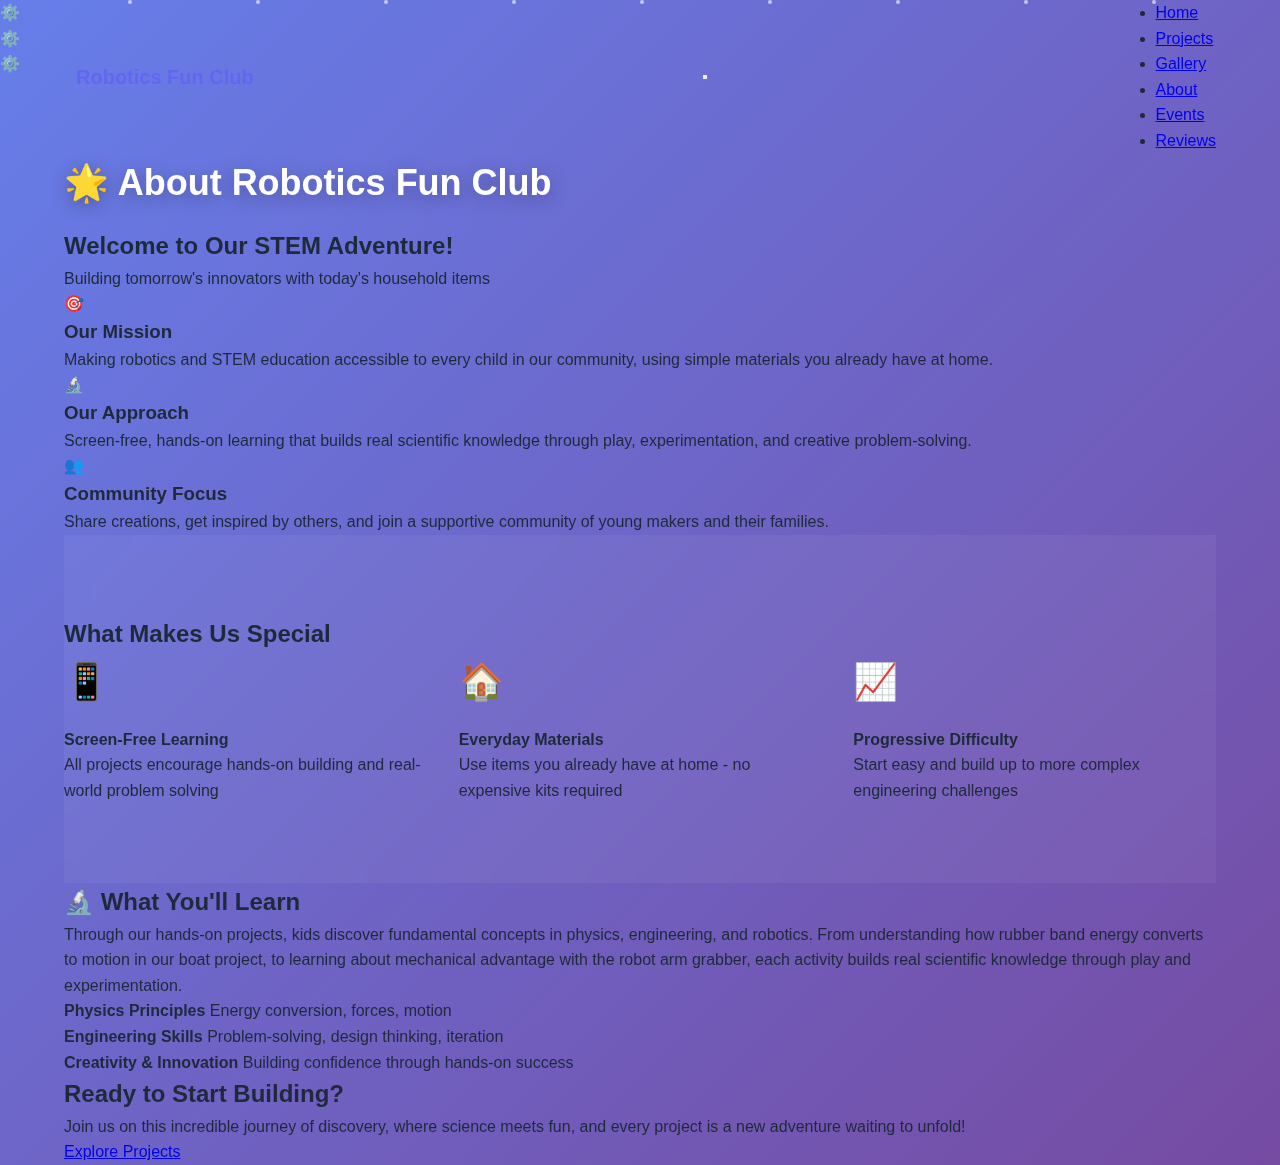
<file: about.html>
<!DOCTYPE html>
<html lang="en">
<head>
    <meta charset="UTF-8">
    <meta name="viewport" content="width=device-width, initial-scale=1.0">
    <title>About - Robotics Fun Club</title>
    <link rel="stylesheet" href="styles.css">
    <link rel="stylesheet" href="about.css">
</head>
<body>
    <div class="animated-bg">
        <div class="floating-shapes">
            <div class="shape"></div>
            <div class="shape"></div>
            <div class="shape"></div>
            <div class="shape"></div>
            <div class="shape"></div>
            <div class="gear">⚙️</div>
            <div class="gear">⚙️</div>
            <div class="gear">⚙️</div>
        </div>
        <div class="particles">
            <div class="particle" style="left: 10%; animation-delay: 0s;"></div>
            <div class="particle" style="left: 20%; animation-delay: 2s;"></div>
            <div class="particle" style="left: 30%; animation-delay: 4s;"></div>
            <div class="particle" style="left: 40%; animation-delay: 6s;"></div>
            <div class="particle" style="left: 50%; animation-delay: 8s;"></div>
            <div class="particle" style="left: 60%; animation-delay: 10s;"></div>
            <div class="particle" style="left: 70%; animation-delay: 12s;"></div>
            <div class="particle" style="left: 80%; animation-delay: 14s;"></div>
            <div class="particle" style="left: 90%; animation-delay: 16s;"></div>
        </div>
    </div>

    <nav>
        <div class="nav-container">
            <div class="logo">
                <div class="robot-icon"></div>
                Robotics Fun Club
            </div>
            <ul class="nav-links">
                <li><a href="home.html">Home</a></li>
                <li><a href="projects.html">Projects</a></li>
                <li><a href="gallery.html">Gallery</a></li>
                <li><a href="about.html">About</a></li>
                <li><a href="events.html">Events</a></li>
                <li><a href="reviews.html">Reviews</a></li>
            </ul>
        </div>
    </nav>

    <div class="container">
        <h1 class="section-title">🌟 About Robotics Fun Club</h1>
        
        <div class="about-hero">
            <div class="hero-text">
                <h2>Welcome to Our STEM Adventure!</h2>
                <p>Building tomorrow's innovators with today's household items</p>
            </div>
        </div>

        <div class="about-grid">
            <div class="about-card mission">
                <div class="card-icon">🎯</div>
                <h3>Our Mission</h3>
                <p>Making robotics and STEM education accessible to every child in our community, using simple materials you already have at home.</p>
            </div>

            <div class="about-card approach">
                <div class="card-icon">🔬</div>
                <h3>Our Approach</h3>
                <p>Screen-free, hands-on learning that builds real scientific knowledge through play, experimentation, and creative problem-solving.</p>
            </div>

            <div class="about-card community">
                <div class="card-icon">👥</div>
                <h3>Community Focus</h3>
                <p>Share creations, get inspired by others, and join a supportive community of young makers and their families.</p>
            </div>
        </div>

        <div class="features-section">
            <h2>What Makes Us Special</h2>
            <div class="features-grid">
                <div class="feature">
                    <span class="feature-icon">📱</span>
                    <h4>Screen-Free Learning</h4>
                    <p>All projects encourage hands-on building and real-world problem solving</p>
                </div>
                <div class="feature">
                    <span class="feature-icon">🏠</span>
                    <h4>Everyday Materials</h4>
                    <p>Use items you already have at home - no expensive kits required</p>
                </div>
                <div class="feature">
                    <span class="feature-icon">📈</span>
                    <h4>Progressive Difficulty</h4>
                    <p>Start easy and build up to more complex engineering challenges</p>
                </div>
            </div>
        </div>

        <div class="learning-section">
            <div class="learning-content">
                <h2>🔬 What You'll Learn</h2>
                <p>Through our hands-on projects, kids discover fundamental concepts in physics, engineering, and robotics. From understanding how rubber band energy converts to motion in our boat project, to learning about mechanical advantage with the robot arm grabber, each activity builds real scientific knowledge through play and experimentation.</p>
                
                <div class="learning-outcomes">
                    <div class="outcome">
                        <strong>Physics Principles</strong>
                        <span>Energy conversion, forces, motion</span>
                    </div>
                    <div class="outcome">
                        <strong>Engineering Skills</strong>
                        <span>Problem-solving, design thinking, iteration</span>
                    </div>
                    <div class="outcome">
                        <strong>Creativity & Innovation</strong>
                        <span>Building confidence through hands-on success</span>
                    </div>
                </div>
            </div>
        </div>

        <div class="cta-section">
            <h2>Ready to Start Building?</h2>
            <p>Join us on this incredible journey of discovery, where science meets fun, and every project is a new adventure waiting to unfold!</p>
            <a href="projects.html" class="cta-button">Explore Projects</a>
        </div>
    </div>
<script src="navigation.js"></script>
</body>
</html>
</file>
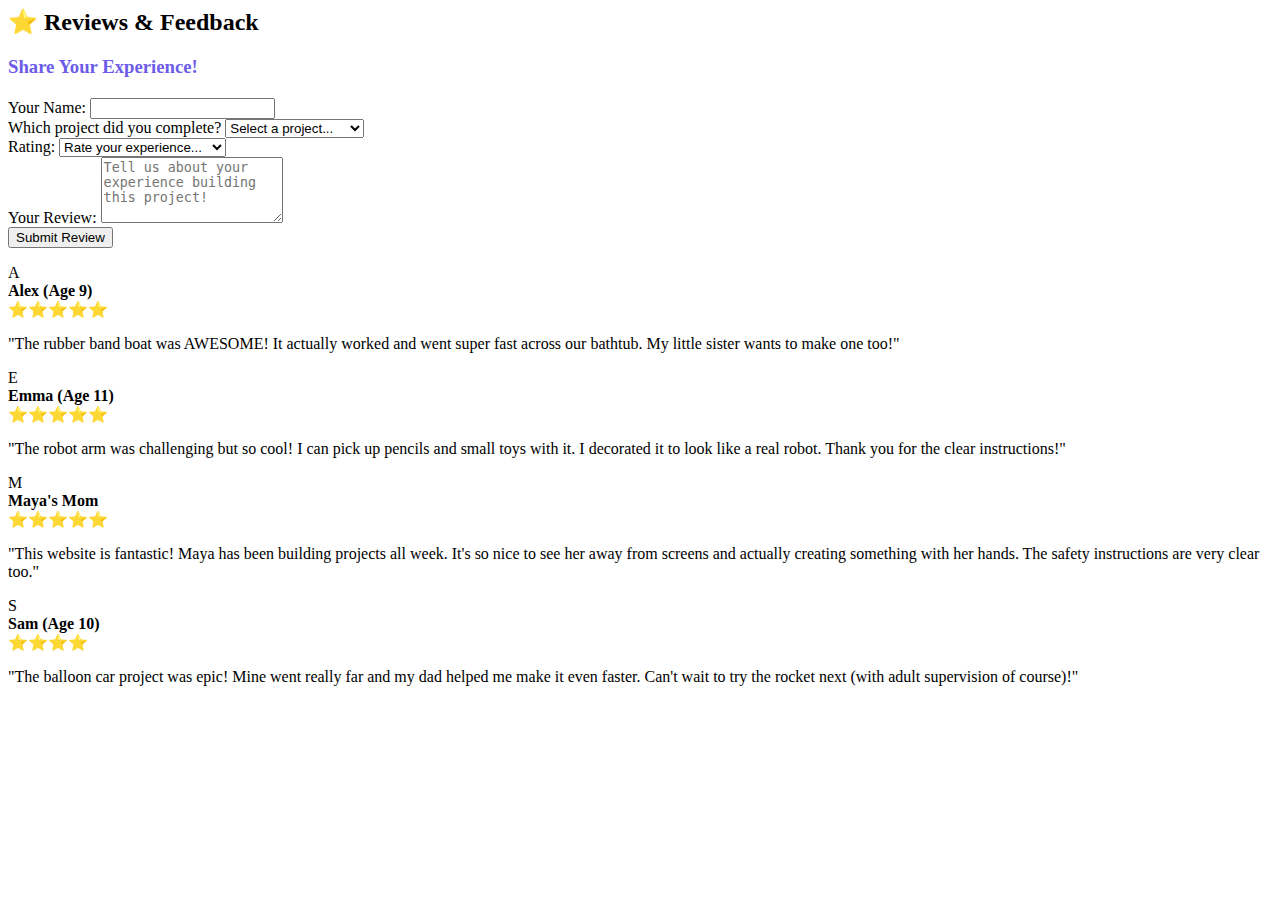
<file: feedback.html>
<html lang="en">
<head>
  <meta charset="UTF-8" />
  <meta name="viewport" content="width=device-width, initial-scale=1.0" />
  <title>Feedback - Robotics Fun Club</title>
  <link rel="stylesheet" href="style.css" />
</head>
<body>
  <div id="navbar"></div>
  <script>
    fetch('navbar.html')
      .then(res => res.text())
      .then(data => document.getElementById('navbar').innerHTML = data);
  </script>

  <section class="section">
    <h2 class="section-title">⭐ Reviews & Feedback</h2>
    <div class="feedback-form">
      <h3 style="color: #6c5ce7; margin-bottom: 20px;">Share Your Experience!</h3>
      <form onsubmit="submitReview(event)">
        <div class="form-group">
          <label for="reviewer-name">Your Name:</label>
          <input type="text" id="reviewer-name" required>
        </div>
        <div class="form-group">
          <label for="project-completed">Which project did you complete?</label>
          <select id="project-completed" required>
            <option value="">Select a project...</option>
            <option value="boat">Rubber Band Boat</option>
            <option value="robot">Robot Arm Grabber</option>
            <option value="rocket">Bottle Rocket</option>
            <option value="car">Balloon Car</option>
          </select>
        </div>
        <div class="form-group">
          <label for="rating">Rating:</label>
          <select id="rating" required>
            <option value="">Rate your experience...</option>
            <option value="5">⭐⭐⭐⭐⭐ Amazing!</option>
            <option value="4">⭐⭐⭐⭐ Great!</option>
            <option value="3">⭐⭐⭐ Good</option>
            <option value="2">⭐⭐ Okay</option>
            <option value="1">⭐ Needs improvement</option>
          </select>
        </div>
        <div class="form-group">
          <label for="review-text">Your Review:</label>
          <textarea id="review-text" rows="4" placeholder="Tell us about your experience building this project!" required></textarea>
        </div>
        <button type="submit" class="cta-button">Submit Review</button>
      </form>
    </div>

    <div class="reviews-container">
      <div class="review-card">
        <div class="review-header">
          <div class="reviewer-avatar">A</div>
          <div>
            <strong>Alex (Age 9)</strong>
            <div class="stars">⭐⭐⭐⭐⭐</div>
          </div>
        </div>
        <p>"The rubber band boat was AWESOME! It actually worked and went super fast across our bathtub. My little sister wants to make one too!"</p>
      </div>

      <div class="review-card">
        <div class="review-header">
          <div class="reviewer-avatar">E</div>
          <div>
            <strong>Emma (Age 11)</strong>
            <div class="stars">⭐⭐⭐⭐⭐</div>
          </div>
        </div>
        <p>"The robot arm was challenging but so cool! I can pick up pencils and small toys with it. I decorated it to look like a real robot. Thank you for the clear instructions!"</p>
      </div>

      <div class="review-card">
        <div class="review-header">
          <div class="reviewer-avatar">M</div>
          <div>
            <strong>Maya's Mom</strong>
            <div class="stars">⭐⭐⭐⭐⭐</div>
          </div>
        </div>
        <p>"This website is fantastic! Maya has been building projects all week. It's so nice to see her away from screens and actually creating something with her hands. The safety instructions are very clear too."</p>
      </div>

      <div class="review-card">
        <div class="review-header">
          <div class="reviewer-avatar">S</div>
          <div>
            <strong>Sam (Age 10)</strong>
            <div class="stars">⭐⭐⭐⭐</div>
          </div>
        </div>
        <p>"The balloon car project was epic! Mine went really far and my dad helped me make it even faster. Can't wait to try the rocket next (with adult supervision of course)!"</p>
      </div>
    </div>
  </section>
</body>
</html>
</file>
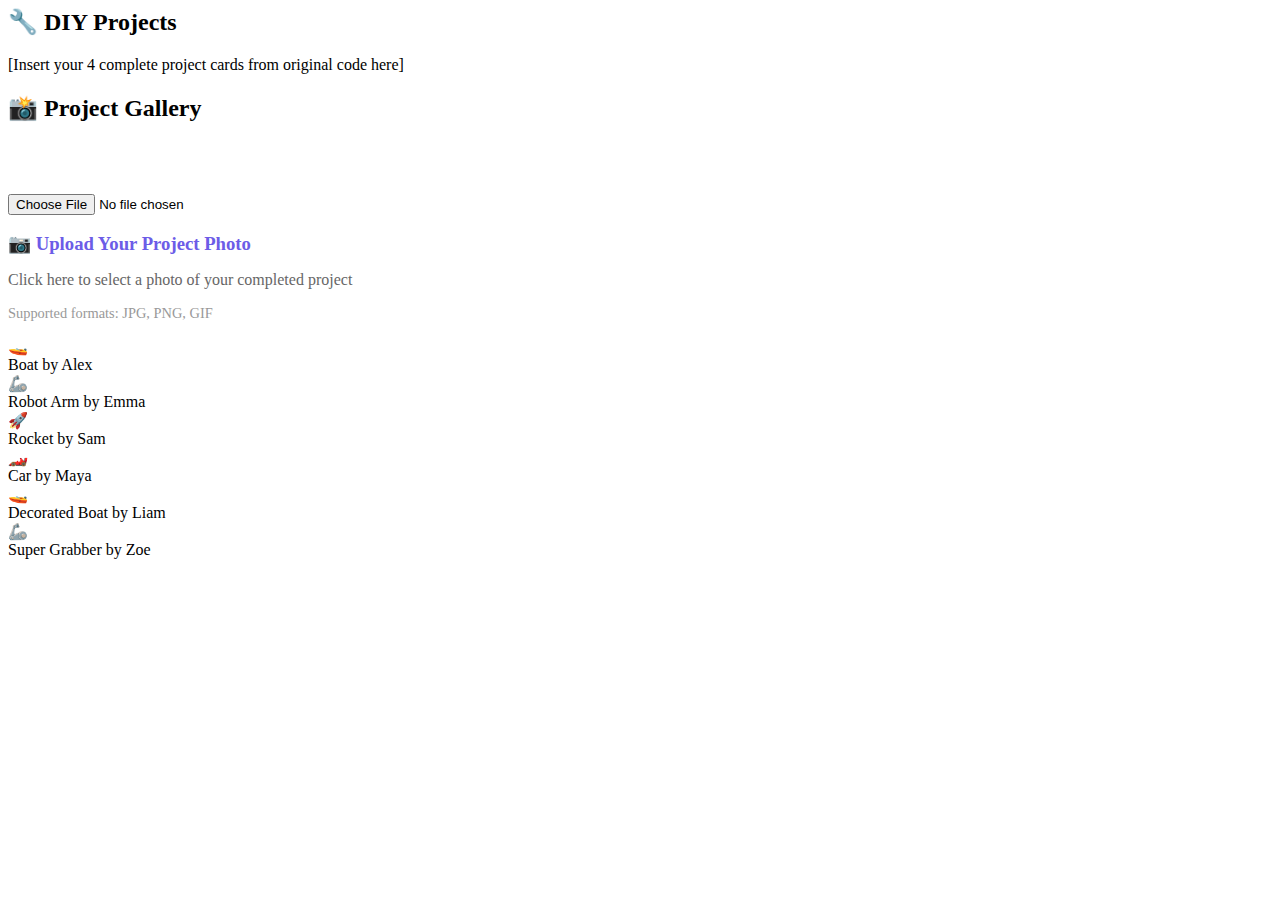
<file: project.html>
<html lang="en">
<head>
  <meta charset="UTF-8" />
  <meta name="viewport" content="width=device-width, initial-scale=1.0" />
  <title>DIY Projects - Robotics Fun Club</title>
  <link rel="stylesheet" href="style.css" />
</head>
<body>
  <div id="navbar"></div>
  <script>
    fetch('navbar.html')
      .then(res => res.text())
      .then(data => document.getElementById('navbar').innerHTML = data);
  </script>

  <section class="section">
    <h2 class="section-title">🔧 DIY Projects</h2>
    <div class="projects-grid">
      <!-- Full project cards inserted here -->
      [Insert your 4 complete project cards from original code here]
    </div>
  </section>
</body>
</html>

<!-- gallery.html -->
<!DOCTYPE html>
<html lang="en">
<head>
  <meta charset="UTF-8" />
  <meta name="viewport" content="width=device-width, initial-scale=1.0" />
  <title>Gallery - Robotics Fun Club</title>
  <link rel="stylesheet" href="style.css" />
</head>
<body>
  <div id="navbar"></div>
  <script>
    fetch('navbar.html')
      .then(res => res.text())
      .then(data => document.getElementById('navbar').innerHTML = data);
  </script>

  <section class="section">
    <h2 class="section-title">📸 Project Gallery</h2>
    <p style="text-align:center; color:white; font-size:1.2rem; margin-bottom:30px;">
      Share your amazing creations with the community!
    </p>
    <div class="upload-area" onclick="document.getElementById('photo-upload').click()">
      <input type="file" id="photo-upload" accept="image/*" onchange="uploadPhoto(this)">
      <h3 style="color: #6c5ce7; margin-bottom: 15px;">📷 Upload Your Project Photo</h3>
      <p style="color: #666;">Click here to select a photo of your completed project</p>
      <p style="color: #999; font-size: 0.9rem; margin-top: 10px;">Supported formats: JPG, PNG, GIF</p>
    </div>
    <div class="photo-gallery" id="photo-gallery">
      <div class="photo-item">🚤<br>Boat by Alex</div>
      <div class="photo-item">🦾<br>Robot Arm by Emma</div>
      <div class="photo-item">🚀<br>Rocket by Sam</div>
      <div class="photo-item">🏎️<br>Car by Maya</div>
      <div class="photo-item">🚤<br>Decorated Boat by Liam</div>
      <div class="photo-item">🦾<br>Super Grabber by Zoe</div>
    </div>
  </section>
</body>
</html>
</file>
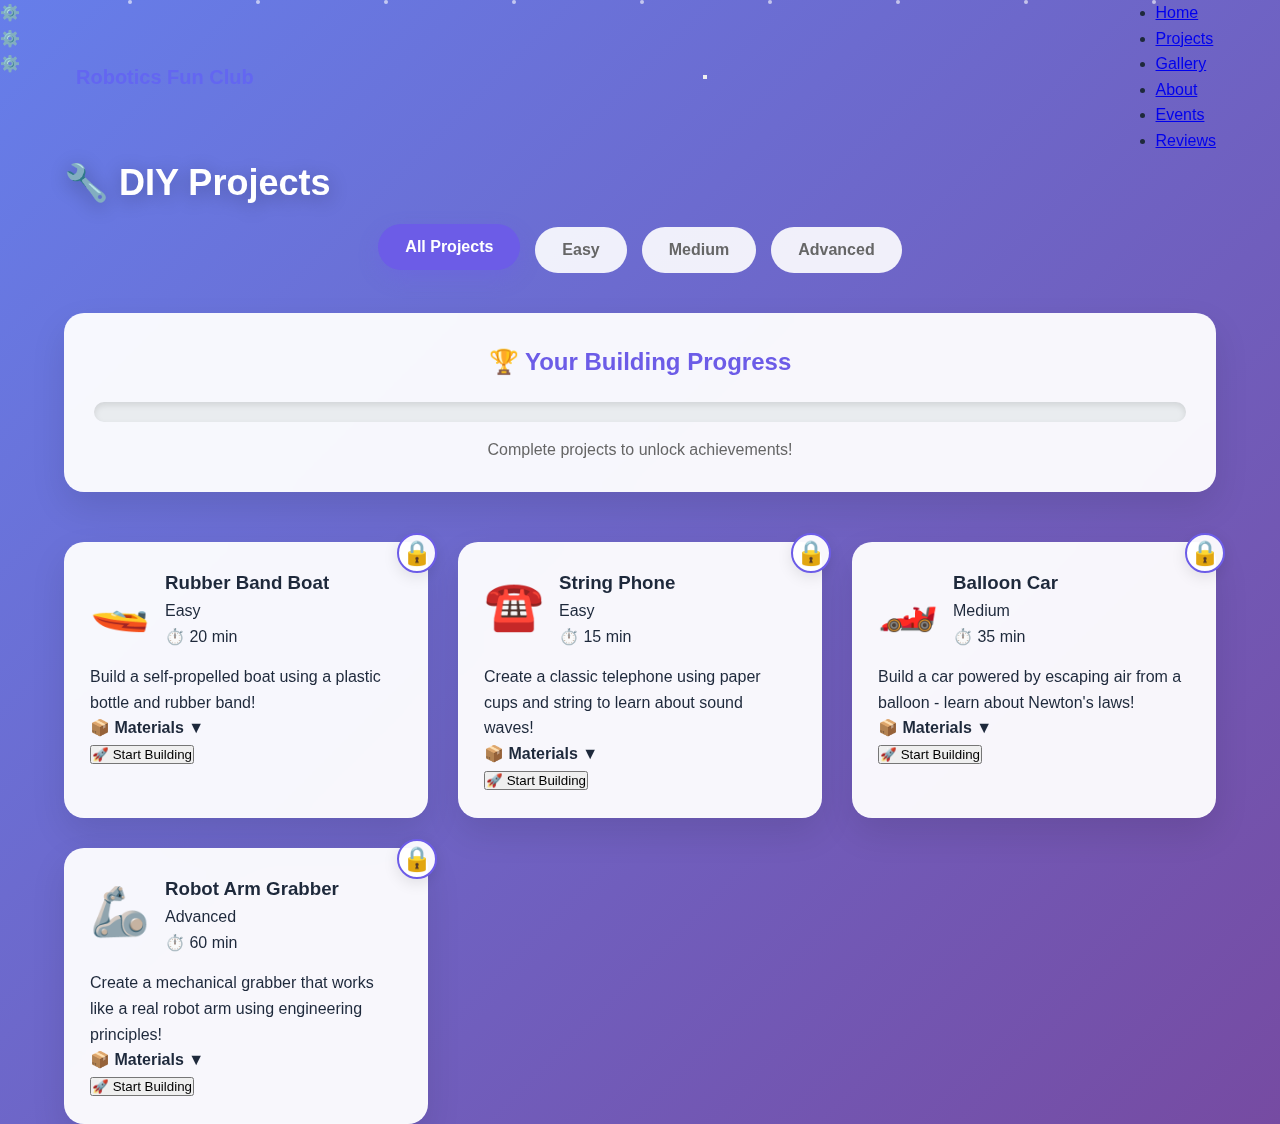
<file: projects.html>
<!DOCTYPE html>
<html lang="en">
<head>
    <meta charset="UTF-8">
    <meta name="viewport" content="width=device-width, initial-scale=1.0">
    <title>Projects - Robotics Fun Club</title>
    <link rel="stylesheet" href="styles.css">
    <link rel="stylesheet" href="projects.css">
</head>
<body>
    <div class="animated-bg">
        <div class="floating-shapes">
            <div class="shape"></div>
            <div class="shape"></div>
            <div class="shape"></div>
            <div class="shape"></div>
            <div class="shape"></div>
            <div class="gear">⚙️</div>
            <div class="gear">⚙️</div>
            <div class="gear">⚙️</div>
        </div>
        <div class="particles">
            <div class="particle" style="left: 10%; animation-delay: 0s;"></div>
            <div class="particle" style="left: 20%; animation-delay: 2s;"></div>
            <div class="particle" style="left: 30%; animation-delay: 4s;"></div>
            <div class="particle" style="left: 40%; animation-delay: 6s;"></div>
            <div class="particle" style="left: 50%; animation-delay: 8s;"></div>
            <div class="particle" style="left: 60%; animation-delay: 10s;"></div>
            <div class="particle" style="left: 70%; animation-delay: 12s;"></div>
            <div class="particle" style="left: 80%; animation-delay: 14s;"></div>
            <div class="particle" style="left: 90%; animation-delay: 16s;"></div>
        </div>
    </div>

   <nav>
    <div class="nav-container">
        <!-- FIXED: Clickable logo that works on ALL pages -->
        <a href="home.html" class="logo" aria-label="Robotics Fun Club - Go to homepage">
            <div class="robot-icon" aria-label="Robot logo"></div>
            <span>Robotics Fun Club</span>
        </a>
        <ul class="nav-links">
            <li><a href="home.html">Home</a></li>
            <li><a href="projects.html">Projects</a></li>
            <li><a href="gallery.html">Gallery</a></li>
            <li><a href="about.html">About</a></li>
            <li><a href="events.html">Events</a></li>
            <li><a href="reviews.html">Reviews</a></li>
        </ul>
    </div>
</nav>
    <div class="container">
        <h1 class="section-title">🔧 DIY Projects</h1>
        
        <!-- Filter Section -->
        <div class="project-filters">
            <button class="filter-btn active" onclick="filterProjects('all')">All Projects</button>
            <button class="filter-btn" onclick="filterProjects('easy')">Easy</button>
            <button class="filter-btn" onclick="filterProjects('medium')">Medium</button>
            <button class="filter-btn" onclick="filterProjects('hard')">Advanced</button>
        </div>

        <!-- Progress Tracker -->
        <div class="progress-section">
            <h3>🏆 Your Building Progress</h3>
            <div class="progress-bar">
                <div class="progress-fill" id="progressFill"></div>
            </div>
            <p class="progress-text">Complete projects to unlock achievements!</p>
        </div>
        
        <div class="projects-grid">
            <!-- Rubber Band Boat -->
            <div class="project-card interactive-card" data-difficulty="easy" data-project="boat">
                <div class="project-status" id="boat-status">🔒</div>
                <div class="project-header">
                    <div class="project-emoji bouncing">🚤</div>
                    <div class="project-meta">
                        <h3>Rubber Band Boat</h3>
                        <div class="badges">
                            <div class="difficulty-badge easy">Easy</div>
                            <div class="time-badge">⏱️ 20 min</div>
                        </div>
                    </div>
                </div>
                
                <p class="project-description">Build a self-propelled boat using a plastic bottle and rubber band!</p>
                
                <div class="materials-preview">
                    <div class="materials-toggle" onclick="toggleMaterials('boat')">
                        <strong>📦 Materials</strong>
                        <span class="toggle-arrow" id="boat-arrow">▼</span>
                    </div>
                    <div class="materials-list" id="boat-materials" style="display: none;">
                        <div class="material-item">✓ 1 empty plastic water bottle</div>
                        <div class="material-item">✓ 3 popsicle sticks</div>
                        <div class="material-item">✓ 1 strong rubber band</div>
                        <div class="material-item">✓ Tape</div>
                    </div>
                </div>
                
                <div class="project-actions">
                    <button class="start-btn" id="boat-start" onclick="startProject('boat')">🚀 Start Building</button>
                    <button class="complete-btn" id="boat-complete" onclick="toggleComplete('boat')" style="display: none;">✅ Mark Complete</button>
                    <button class="undo-btn" id="boat-undo" onclick="undoComplete('boat')" style="display: none;">↩️ Undo Complete</button>
                    <button class="close-btn" id="boat-close" onclick="closeInstructions('boat')" style="display: none;">❌ Close Instructions</button>
                </div>

                <div class="project-instructions" id="boat-instructions" style="display: none;">
                    <div class="instruction-step active" data-step="1">
                        <h4>Step 1: Prepare the Hull</h4>
                        <p>Use the plastic bottle as your boat body. Make sure it's sealed and floats. Decorate it however you want!</p>
                        <div class="step-nav">
                            <button onclick="nextStep('boat', 2)">Next Step →</button>
                        </div>
                    </div>
                    <div class="instruction-step" data-step="2">
                        <h4>Step 2: Create Paddle Support</h4>
                        <p>Tape two popsicle sticks parallel to each other near the back of the bottle with a small gap between them.</p>
                        <div class="step-nav">
                            <button onclick="prevStep('boat', 1)">← Previous</button>
                            <button onclick="nextStep('boat', 3)">Next Step →</button>
                        </div>
                    </div>
                    <div class="instruction-step" data-step="3">
                        <h4>Step 3: Add Rubber Band</h4>
                        <p>Stretch the rubber band between the two popsicle sticks. Make sure it's tight but not about to snap.</p>
                        <div class="step-nav">
                            <button onclick="prevStep('boat', 2)">← Previous</button>
                            <button onclick="nextStep('boat', 4)">Next Step →</button>
                        </div>
                    </div>
                    <div class="instruction-step" data-step="4">
                        <h4>Step 4: Make the Paddle</h4>
                        <p>Cut a popsicle stick in half and slide it through the rubber band. Tape it together.</p>
                        <div class="step-nav">
                            <button onclick="prevStep('boat', 3)">← Previous</button>
                            <button onclick="nextStep('boat', 5)">Next Step →</button>
                        </div>
                    </div>
                    <div class="instruction-step" data-step="5">
                        <h4>Step 5: Launch!</h4>
                        <p>Wind the paddle backward, place in water, and release! Watch your boat zoom across the water!</p>
                        <div class="step-nav">
                            <button onclick="prevStep('boat', 4)">← Previous</button>
                            <button onclick="completeProject('boat')" class="complete-step-btn">🎉 Complete Project!</button>
                        </div>
                    </div>
                </div>
            </div>

            <!-- String Phone -->
            <div class="project-card interactive-card" data-difficulty="easy" data-project="phone">
                <div class="project-status" id="phone-status">🔒</div>
                <div class="project-header">
                    <div class="project-emoji bouncing">☎️</div>
                    <div class="project-meta">
                        <h3>String Phone</h3>
                        <div class="badges">
                            <div class="difficulty-badge easy">Easy</div>
                            <div class="time-badge">⏱️ 15 min</div>
                        </div>
                    </div>
                </div>
                
                <p class="project-description">Create a classic telephone using paper cups and string to learn about sound waves!</p>
                
                <div class="materials-preview">
                    <div class="materials-toggle" onclick="toggleMaterials('phone')">
                        <strong>📦 Materials</strong>
                        <span class="toggle-arrow" id="phone-arrow">▼</span>
                    </div>
                    <div class="materials-list" id="phone-materials" style="display: none;">
                        <div class="material-item">✓ 2 paper cups</div>
                        <div class="material-item">✓ String (10-30 feet)</div>
                        <div class="material-item">✓ Sharp pencil or nail</div>
                        <div class="material-item">✓ 2 paper clips (optional)</div>
                    </div>
                </div>
                
                <div class="project-actions">
                    <button class="start-btn" id="phone-start" onclick="startProject('phone')">🚀 Start Building</button>
                    <button class="complete-btn" id="phone-complete" onclick="toggleComplete('phone')" style="display: none;">✅ Mark Complete</button>
                    <button class="undo-btn" id="phone-undo" onclick="undoComplete('phone')" style="display: none;">↩️ Undo Complete</button>
                    <button class="close-btn" id="phone-close" onclick="closeInstructions('phone')" style="display: none;">❌ Close Instructions</button>
                </div>

                <div class="project-instructions" id="phone-instructions" style="display: none;">
                    <div class="instruction-step active" data-step="1">
                        <h4>Step 1: Prepare the Cups</h4>
                        <p>Use a sharp pencil or nail to poke a small hole in the bottom center of each paper cup. Be careful!</p>
                        <div class="step-nav">
                            <button onclick="nextStep('phone', 2)">Next Step →</button>
                        </div>
                    </div>
                    <div class="instruction-step" data-step="2">
                        <h4>Step 2: Thread the String</h4>
                        <p>Push one end of the string through the hole in the first cup from the outside to the inside.</p>
                        <div class="step-nav">
                            <button onclick="prevStep('phone', 1)">← Previous</button>
                            <button onclick="nextStep('phone', 3)">Next Step →</button>
                        </div>
                    </div>
                    <div class="instruction-step" data-step="3">
                        <h4>Step 3: Secure the String</h4>
                        <p>Tie a knot at the end of the string inside the cup, or attach a paper clip to prevent it from pulling through.</p>
                        <div class="step-nav">
                            <button onclick="prevStep('phone', 2)">← Previous</button>
                            <button onclick="nextStep('phone', 4)">Next Step →</button>
                        </div>
                    </div>
                    <div class="instruction-step" data-step="4">
                        <h4>Step 4: Attach Second Cup</h4>
                        <p>Thread the other end of the string through the second cup and secure it the same way.</p>
                        <div class="step-nav">
                            <button onclick="prevStep('phone', 3)">← Previous</button>
                            <button onclick="nextStep('phone', 5)">Next Step →</button>
                        </div>
                    </div>
                    <div class="instruction-step" data-step="5">
                        <h4>Step 5: Test Your Phone!</h4>
                        <p>Pull the string tight between two people. One talks into their cup while the other listens. The vibrations travel through the string!</p>
                        <div class="step-nav">
                            <button onclick="prevStep('phone', 4)">← Previous</button>
                            <button onclick="completeProject('phone')" class="complete-step-btn">🎉 Complete Project!</button>
                        </div>
                    </div>
                </div>
            </div>

            <!-- Balloon Car -->
            <div class="project-card interactive-card" data-difficulty="medium" data-project="car">
                <div class="project-status" id="car-status">🔒</div>
                <div class="project-header">
                    <div class="project-emoji bouncing">🏎️</div>
                    <div class="project-meta">
                        <h3>Balloon Car</h3>
                        <div class="badges">
                            <div class="difficulty-badge medium">Medium</div>
                            <div class="time-badge">⏱️ 35 min</div>
                        </div>
                    </div>
                </div>
                
                <p class="project-description">Build a car powered by escaping air from a balloon - learn about Newton's laws!</p>
                
                <div class="materials-preview">
                    <div class="materials-toggle" onclick="toggleMaterials('car')">
                        <strong>📦 Materials</strong>
                        <span class="toggle-arrow" id="car-arrow">▼</span>
                    </div>
                    <div class="materials-list" id="car-materials" style="display: none;">
                        <div class="material-item">✓ Plastic bottle or cardboard</div>
                        <div class="material-item">✓ 4 bottle caps</div>
                        <div class="material-item">✓ 2 wooden skewers</div>
                        <div class="material-item">✓ 1 straw & 1 balloon</div>
                        <div class="material-item">✓ Tape & scissors</div>
                    </div>
                </div>
                
                <div class="project-actions">
                    <button class="start-btn" id="car-start" onclick="startProject('car')">🚀 Start Building</button>
                    <button class="complete-btn" id="car-complete" onclick="toggleComplete('car')" style="display: none;">✅ Mark Complete</button>
                    <button class="undo-btn" id="car-undo" onclick="undoComplete('car')" style="display: none;">↩️ Undo Complete</button>
                    <button class="close-btn" id="car-close" onclick="closeInstructions('car')" style="display: none;">❌ Close Instructions</button>
                </div>

                <div class="project-instructions" id="car-instructions" style="display: none;">
                    <div class="instruction-step active" data-step="1">
                        <h4>Step 1: Make Wheels</h4>
                        <p>Carefully poke holes through the center of 4 bottle caps. Push skewers through to create two axles with wheels.</p>
                        <div class="step-nav">
                            <button onclick="nextStep('car', 2)">Next Step →</button>
                        </div>
                    </div>
                    <div class="instruction-step" data-step="2">
                        <h4>Step 2: Build Car Body</h4>
                        <p>Cut the bottle in half lengthwise or use cardboard. Poke holes for axles and ensure wheels spin freely.</p>
                        <div class="step-nav">
                            <button onclick="prevStep('car', 1)">← Previous</button>
                            <button onclick="nextStep('car', 3)">Next Step →</button>
                        </div>
                    </div>
                    <div class="instruction-step" data-step="3">
                        <h4>Step 3: Prepare Balloon System</h4>
                        <p>Insert straw into balloon opening and tape it very securely - no air should escape!</p>
                        <div class="step-nav">
                            <button onclick="prevStep('car', 2)">← Previous</button>
                            <button onclick="nextStep('car', 4)">Next Step →</button>
                        </div>
                    </div>
                    <div class="instruction-step" data-step="4">
                        <h4>Step 4: Attach Propulsion</h4>
                        <p>Tape balloon to car body with straw pointing backward. Make sure it's centered for straight driving.</p>
                        <div class="step-nav">
                            <button onclick="prevStep('car', 3)">← Previous</button>
                            <button onclick="nextStep('car', 5)">Next Step →</button>
                        </div>
                    </div>
                    <div class="instruction-step" data-step="5">
                        <h4>Step 5: Race Time!</h4>
                        <p>Blow up balloon through straw, pinch to hold air, place on smooth floor, and release! Measure how far it goes!</p>
                        <div class="step-nav">
                            <button onclick="prevStep('car', 4)">← Previous</button>
                            <button onclick="completeProject('car')" class="complete-step-btn">🎉 Complete Project!</button>
                        </div>
                    </div>
                </div>
            </div>

            <!-- Robot Arm Grabber -->
            <div class="project-card interactive-card" data-difficulty="hard" data-project="robot">
                <div class="project-status" id="robot-status">🔒</div>
                <div class="project-header">
                    <div class="project-emoji bouncing">🦾</div>
                    <div class="project-meta">
                        <h3>Robot Arm Grabber</h3>
                        <div class="badges">
                            <div class="difficulty-badge hard">Advanced</div>
                            <div class="time-badge">⏱️ 60 min</div>
                        </div>
                    </div>
                </div>
                
                <p class="project-description">Create a mechanical grabber that works like a real robot arm using engineering principles!</p>
                
                <div class="materials-preview">
                    <div class="materials-toggle" onclick="toggleMaterials('robot')">
                        <strong>📦 Materials</strong>
                        <span class="toggle-arrow" id="robot-arrow">▼</span>
                    </div>
                    <div class="materials-list" id="robot-materials" style="display: none;">
                        <div class="material-item">✓ 1 wooden ruler or stick</div>
                        <div class="material-item">✓ Cardboard strips (multiple)</div>
                        <div class="material-item">✓ 6-8 paper fasteners</div>
                        <div class="material-item">✓ Tape & scissors</div>
                        <div class="material-item">✓ Rubber bands & string</div>
                    </div>
                </div>
                
                <div class="project-actions">
                    <button class="start-btn" id="robot-start" onclick="startProject('robot')">🚀 Start Building</button>
                    <button class="complete-btn" id="robot-complete" onclick="toggleComplete('robot')" style="display: none;">✅ Mark Complete</button>
                    <button class="undo-btn" id="robot-undo" onclick="undoComplete('robot')" style="display: none;">↩️ Undo Complete</button>
                    <button class="close-btn" id="robot-close" onclick="closeInstructions('robot')" style="display: none;">❌ Close Instructions</button>
                </div>

                <div class="project-instructions" id="robot-instructions" style="display: none;">
                    <div class="instruction-step active" data-step="1">
                        <h4>Step 1: Cut Cardboard Strips</h4>
                        <p>Cut 6 cardboard strips: 4 long (8 inches) and 2 short (4 inches). Punch holes at both ends of each strip.</p>
                        <div class="step-nav">
                            <button onclick="nextStep('robot', 2)">Next Step →</button>
                        </div>
                    </div>
                    <div class="instruction-step" data-step="2">
                        <h4>Step 2: Build Scissor Mechanism</h4>
                        <p>Cross two long strips into an "X" and connect at center with paper fastener. Repeat for second pair.</p>
                        <div class="step-nav">
                            <button onclick="prevStep('robot', 1)">← Previous</button>
                            <button onclick="nextStep('robot', 3)">Next Step →</button>
                        </div>
                    </div>
                    <div class="instruction-step" data-step="3">
                        <h4>Step 3: Connect the Linkages</h4>
                        <p>Use short strips to connect the X-shapes at top and bottom, creating a diamond pattern that expands/contracts.</p>
                        <div class="step-nav">
                            <button onclick="prevStep('robot', 2)">← Previous</button>
                            <button onclick="nextStep('robot', 4)">Next Step →</button>
                        </div>
                    </div>
                    <div class="instruction-step" data-step="4">
                        <h4>Step 4: Attach to Handle</h4>
                        <p>Secure the mechanism to the ruler handle. Add grippers (folded cardboard) to the end for grabbing.</p>
                        <div class="step-nav">
                            <button onclick="prevStep('robot', 3)">← Previous</button>
                            <button onclick="nextStep('robot', 5)">Next Step →</button>
                        </div>
                    </div>
                    <div class="instruction-step" data-step="5">
                        <h4>Step 5: Add Control System</h4>
                        <p>Attach string to control opening/closing. Add rubber band for automatic closing action. Test and adjust!</p>
                        <div class="step-nav">
                            <button onclick="prevStep('robot', 4)">← Previous</button>
                            <button onclick="nextStep('robot', 6)">Next Step →</button>
                        </div>
                    </div>
                    <div class="instruction-step" data-step="6">
                        <h4>Step 6: Master Your Grabber!</h4>
                        <p>Practice picking up lightweight objects. Challenge: Can you pick up a cotton ball without crushing it?</p>
                        <div class="step-nav">
                            <button onclick="prevStep('robot', 5)">← Previous</button>
                            <button onclick="completeProject('robot')" class="complete-step-btn">🎉 Complete Project!</button>
                        </div>
                    </div>
<div class="project-card interactive-card" data-difficulty="easy" data-project="catapult">
    <div class="project-status" id="catapult-status">🔒</div>
    <div class="project-header">
        <div class="project-emoji bouncing">🎯</div>
        <div class="project-meta">
            <h3>Popsicle Stick Catapult</h3>
            <div class="badges">
                <div class="difficulty-badge easy">Easy</div>
                <div class="time-badge">⏱️ 15 min</div>
            </div>
        </div>
    </div>
    
    <p class="project-description">Build a mini catapult that launches cotton balls - learn about levers and stored energy!</p>
    
    <div class="materials-preview">
        <div class="materials-toggle" onclick="toggleMaterials('catapult')">
            <strong>📦 Materials</strong>
            <span class="toggle-arrow" id="catapult-arrow">▼</span>
        </div>
        <div class="materials-list" id="catapult-materials" style="display: none;">
            <div class="material-item">✓ 8-10 popsicle sticks</div>
            <div class="material-item">✓ 4-5 rubber bands</div>
            <div class="material-item">✓ 1 plastic spoon</div>
            <div class="material-item">✓ Cotton balls or pom-poms</div>
        </div>
    </div>
    
    <div class="project-actions">
        <button class="start-btn" id="catapult-start" onclick="startProject('catapult')">🚀 Start Building</button>
        <button class="complete-btn" id="catapult-complete" onclick="toggleComplete('catapult')" style="display: none;">✅ Mark Complete</button>
        <button class="undo-btn" id="catapult-undo" onclick="undoComplete('catapult')" style="display: none;">↩️ Undo Complete</button>
        <button class="close-btn" id="catapult-close" onclick="closeInstructions('catapult')" style="display: none;">❌ Close Instructions</button>
    </div>

    <div class="project-instructions" id="catapult-instructions" style="display: none;">
        <div class="instruction-step active" data-step="1">
            <h4>Step 1: Create the Base</h4>
            <p>Stack 6 popsicle sticks on top of each other. Use rubber bands to secure both ends tightly. This will be your catapult's base and provide the spring power!</p>
            <div class="step-nav">
                <button onclick="nextStep('catapult', 2)">Next Step →</button>
            </div>
        </div>
        <div class="instruction-step" data-step="2">
            <h4>Step 2: Make the Arm</h4>
            <p>Take 2 more popsicle sticks and rubber band them together at ONE end only. These will form your catapult arm!</p>
            <div class="step-nav">
                <button onclick="prevStep('catapult', 1)">← Previous</button>
                <button onclick="nextStep('catapult', 3)">Next Step →</button>
            </div>
        </div>
        <div class="instruction-step" data-step="3">
            <h4>Step 3: Create the Lever</h4>
            <p>Open the 2 sticks (like scissors) and slide the stack of 6 between them, about 1/3 from the rubber-banded end. This creates your lever mechanism!</p>
            <div class="step-nav">
                <button onclick="prevStep('catapult', 2)">← Previous</button>
                <button onclick="nextStep('catapult', 4)">Next Step →</button>
            </div>
        </div>
        <div class="instruction-step" data-step="4">
            <h4>Step 4: Secure the Cross</h4>
            <p>Wrap a rubber band in a criss-cross pattern where the stack and arm meet. Make it tight - this holds everything together and creates tension!</p>
            <div class="step-nav">
                <button onclick="prevStep('catapult', 3)">← Previous</button>
                <button onclick="nextStep('catapult', 5)">Next Step →</button>
            </div>
        </div>
        <div class="instruction-step" data-step="5">
            <h4>Step 5: Attach the Spoon</h4>
            <p>Use a rubber band to attach the plastic spoon to the end of the top stick. Make sure the bowl faces outward - this is your launching cup!</p>
            <div class="step-nav">
                <button onclick="prevStep('catapult', 4)">← Previous</button>
                <button onclick="nextStep('catapult', 6)">Next Step →</button>
            </div>
        </div>
        <div class="instruction-step" data-step="6">
            <h4>Step 6: Launch Time!</h4>
            <p>Place a cotton ball in the spoon, press down on the spoon to load the catapult, then release! See how far you can launch. Try adjusting the angle for different distances!</p>
            <div class="safety-warning">
                <h4>⚠️ Safety First!</h4>
                <ul>
                    <li>Only launch soft items like cotton balls or pom-poms</li>
                    <li>Never aim at people or pets</li>
                    <li>Use in an open space</li>
                </ul>
            </div>
            <div class="step-nav">
                <button onclick="prevStep('catapult', 5)">← Previous</button>
                <button onclick="completeProject('catapult')" class="complete-step-btn">🎉 Complete Project!</button>
            </div>
        </div>
    </div>
</div>
                </div>
            </div>
        </div>

        <!-- Achievement Section -->
        <div class="achievements-section" id="achievements" style="display: none;">
            <h2>🏆 Achievements Unlocked!</h2>
            <div class="achievement-grid" id="achievement-list">
                <!-- Achievements will be populated by JavaScript -->
            </div>
        </div>
    </div>

    <!-- Completion Celebration Modal -->
    <div class="celebration-modal" id="celebrationModal" style="display: none;">
        <div class="celebration-content">
            <div class="confetti-container" id="confettiContainer"></div>
            <div class="celebration-message">
                <h2>🎉 Amazing Job!</h2>
                <p id="celebrationText">You've completed the project!</p>
                <div class="celebration-icon" id="celebrationIcon">✨</div>
                <button onclick="closeCelebration()" class="celebration-close">Continue Building</button>
            </div>
        </div>
    </div>

    <style>
        /* Additional styles for new features */
        .undo-btn, .close-btn {
            background: #6b7280;
            color: white;
            border: none;
            border-radius: 25px;
            padding: 12px 20px;
            font-family: 'Fredoka', sans-serif;
            font-weight: 600;
            cursor: pointer;
            transition: all 0.3s ease;
            font-size: 0.95rem;
            flex: 1;
        }

        .undo-btn:hover {
            background: #4b5563;
            transform: translateY(-2px);
            box-shadow: 0 8px 20px rgba(0, 0, 0, 0.2);
        }

        .close-btn {
            background: #dc2626;
        }

        .close-btn:hover {
            background: #b91c1c;
            transform: translateY(-2px);
            box-shadow: 0 8px 20px rgba(220, 38, 38, 0.3);
        }

        /* Celebration Modal */
        .celebration-modal {
            position: fixed;
            top: 0;
            left: 0;
            width: 100%;
            height: 100%;
            background: rgba(0, 0, 0, 0.8);
            z-index: 2000;
            display: flex;
            align-items: center;
            justify-content: center;
        }

        .celebration-content {
            background: white;
            border-radius: 20px;
            padding: 40px;
            text-align: center;
            position: relative;
            max-width: 400px;
            animation: bounceIn 0.6s ease;
        }

        @keyframes bounceIn {
            0% { transform: scale(0.3); opacity: 0; }
            50% { transform: scale(1.05); }
            70% { transform: scale(0.9); }
            100% { transform: scale(1); opacity: 1; }
        }

        .celebration-message h2 {
            color: #6c5ce7;
            font-size: 2.5rem;
            margin-bottom: 15px;
        }

        .celebration-message p {
            color: #666;
            font-size: 1.2rem;
            margin-bottom: 20px;
        }

        .celebration-icon {
            font-size: 5rem;
            margin: 20px 0;
            animation: spin 2s linear infinite;
        }

        @keyframes spin {
            from { transform: rotate(0deg); }
            to { transform: rotate(360deg); }
        }

        .celebration-close {
            background: linear-gradient(45deg, #ff6b6b, #4ecdc4);
            color: white;
            border: none;
            border-radius: 25px;
            padding: 15px 30px;
            font-size: 1.1rem;
            font-weight: 600;
            cursor: pointer;
            transition: all 0.3s ease;
            margin-top: 20px;
        }

        .celebration-close:hover {
            transform: translateY(-2px);
            box-shadow: 0 8px 20px rgba(0, 0, 0, 0.2);
        }

        /* Confetti */
        .confetti-container {
            position: absolute;
            top: 0;
            left: 0;
            width: 100%;
            height: 100%;
            pointer-events: none;
            overflow: hidden;
        }

        .confetti {
            position: absolute;
            width: 10px;
            height: 10px;
            background: #ff6b6b;
            animation: confetti-fall 3s linear;
        }

        @keyframes confetti-fall {
            0% {
                transform: translateY(-100vh) rotate(0deg);
                opacity: 1;
            }
            100% {
                transform: translateY(100vh) rotate(720deg);
                opacity: 0;
            }
        }
    </style>

    <script>
        let completedProjects = JSON.parse(localStorage.getItem('completedProjects') || '[]');
        let currentSteps = {};

        function updateProgress() {
            const totalProjects = 5;
            const completed = completedProjects.length;
            const percentage = (completed / totalProjects) * 100;
            
            document.getElementById('progressFill').style.width = percentage + '%';
            
            if (completed === 0) {
                document.querySelector('.progress-text').textContent = 'Complete projects to unlock achievements!';
            } else if (completed === totalProjects) {
                document.querySelector('.progress-text').textContent = '🎉 Master Engineer! All projects completed!';
                showAchievements();
            } else {
                document.querySelector('.progress-text').textContent = `${completed}/${totalProjects} projects completed - Keep building!`;
            }
        }

        function updateProjectStatus() {
            completedProjects.forEach(project => {
                const statusEl = document.getElementById(project + '-status');
                if (statusEl) statusEl.textContent = '✅';
                
                const card = document.querySelector(`[data-project="${project}"]`);
                if (card) card.classList.add('completed');
                
                // Update button visibility
                const completeBtn = document.getElementById(project + '-complete');
                const undoBtn = document.getElementById(project + '-undo');
                if (completeBtn) completeBtn.style.display = 'none';
                if (undoBtn) undoBtn.style.display = 'inline-block';
            });
        }

        function filterProjects(difficulty) {
            const cards = document.querySelectorAll('.project-card');
            const buttons = document.querySelectorAll('.filter-btn');
            
            buttons.forEach(btn => btn.classList.remove('active'));
            event.target.classList.add('active');
            
            cards.forEach(card => {
                if (difficulty === 'all' || card.dataset.difficulty === difficulty) {
                    card.style.display = 'block';
                    setTimeout(() => card.style.opacity = '1', 10);
                } else {
                    card.style.opacity = '0';
                    setTimeout(() => card.style.display = 'none', 300);
                }
            });
        }

        function toggleMaterials(project) {
            const materials = document.getElementById(project + '-materials');
            const arrow = document.getElementById(project + '-arrow');
            
            if (materials.style.display === 'none') {
                materials.style.display = 'block';
                arrow.textContent = '▲';
            } else {
                materials.style.display = 'none';
                arrow.textContent = '▼';
            }
        }

        function startProject(project) {
            const instructions = document.getElementById(project + '-instructions');
            const startBtn = document.getElementById(project + '-start');
            const completeBtn = document.getElementById(project + '-complete');
            const closeBtn = document.getElementById(project + '-close');
            
            instructions.style.display = 'block';
            startBtn.style.display = 'none';
            closeBtn.style.display = 'inline-block';
            
            if (!completedProjects.includes(project)) {
                completeBtn.style.display = 'inline-block';
            }
            
            currentSteps[project] = 1;
        }

        function closeInstructions(project) {
            const instructions = document.getElementById(project + '-instructions');
            const startBtn = document.getElementById(project + '-start');
            const completeBtn = document.getElementById(project + '-complete');
            const undoBtn = document.getElementById(project + '-undo');
            const closeBtn = document.getElementById(project + '-close');
            
            instructions.style.display = 'none';
            startBtn.style.display = 'inline-block';
            completeBtn.style.display = 'none';
            closeBtn.style.display = 'none';
            
            if (completedProjects.includes(project)) {
                undoBtn.style.display = 'inline-block';
                startBtn.style.display = 'none';
            }
        }

        function nextStep(project, stepNum) {
            const currentStep = document.querySelector(`#${project}-instructions .instruction-step[data-step="${currentSteps[project]}"]`);
            const nextStep = document.querySelector(`#${project}-instructions .instruction-step[data-step="${stepNum}"]`);
            
            currentStep.classList.remove('active');
            nextStep.classList.add('active');
            currentSteps[project] = stepNum;
        }

        function prevStep(project, stepNum) {
            const currentStep = document.querySelector(`#${project}-instructions .instruction-step[data-step="${currentSteps[project]}"]`);
            const prevStep = document.querySelector(`#${project}-instructions .instruction-step[data-step="${stepNum}"]`);
            
            currentStep.classList.remove('active');
            prevStep.classList.add('active');
            currentSteps[project] = stepNum;
        }

        function toggleComplete(project) {
            if (!completedProjects.includes(project)) {
                completeProject(project);
            }
        }

        function undoComplete(project) {
            completedProjects = completedProjects.filter(p => p !== project);
            localStorage.setItem('completedProjects', JSON.stringify(completedProjects));
            
            const statusEl = document.getElementById(project + '-status');
            statusEl.textContent = '🔒';
            
            const card = document.querySelector(`[data-project="${project}"]`);
            card.classList.remove('completed');
            
            const completeBtn = document.getElementById(project + '-complete');
            const undoBtn = document.getElementById(project + '-undo');
            const startBtn = document.getElementById(project + '-start');
            
            completeBtn.style.display = 'inline-block';
            undoBtn.style.display = 'none';
            startBtn.style.display = 'inline-block';
            
            updateProgress();
        }

        function completeProject(project) {
            if (!completedProjects.includes(project)) {
                completedProjects.push(project);
                localStorage.setItem('completedProjects', JSON.stringify(completedProjects));
                
                const statusEl = document.getElementById(project + '-status');
                statusEl.textContent = '✅';
                
                const card = document.querySelector(`[data-project="${project}"]`);
                card.classList.add('completed');
                
                // Update buttons
                const completeBtn = document.getElementById(project + '-complete');
                const undoBtn = document.getElementById(project + '-undo');
                const closeBtn = document.getElementById(project + '-close');
                const startBtn = document.getElementById(project + '-start');
                
                completeBtn.style.display = 'none';
                undoBtn.style.display = 'inline-block';
                closeBtn.style.display = 'none';
                startBtn.style.display = 'none';
                
                // Hide instructions
                const instructions = document.getElementById(project + '-instructions');
                instructions.style.display = 'none';
                
                // Show celebration
                showCelebration(project);
                
                updateProgress();
                        const projectNames = {
            'boat': 'Rubber Band Boat',
            'robot': 'Robot Arm Grabber',
            'phone': 'String Phone',
            'car': 'Balloon Car'
            'catapult': 'Popsicle Stick Catapult'
        };
                if (completedProjects.length === 2 || completedProjects.length === 3) {
    // Check if the review prompt system exists
    if (typeof reviewPromptSystem !== 'undefined') {
        reviewPromptSystem.showPromptForProject(projectNames[project]);
            }
        }
     }
}

        function showCelebration(project) {
            const projectNames = {
                'boat': 'Rubber Band Boat',
                'robot': 'Robot Arm Grabber',
                'phone': 'String Phone',
                'car': 'Balloon Car'
            };
            
            const celebrationModal = document.getElementById('celebrationModal');
            const celebrationText = document.getElementById('celebrationText');
            const celebrationIcon = document.getElementById('celebrationIcon');
            const confettiContainer = document.getElementById('confettiContainer');
            
            celebrationText.textContent = `You've completed the ${projectNames[project]}!`;
            
            // Project-specific icons
            const icons = {
                'boat': '🚤',
                'robot': '🦾',
                'phone': '☎️',
                'car': '🏎️'
                'catapult': '🎯'
            };
            celebrationIcon.textContent = icons[project];
            
            // Clear old confetti
            confettiContainer.innerHTML = '';
            
            // Create confetti
            const colors = ['#ff6b6b', '#4ecdc4', '#45b7d1', '#96ceb4', '#feca57', '#dfe6e9'];
            for (let i = 0; i < 50; i++) {
                const confetti = document.createElement('div');
                confetti.className = 'confetti';
                confetti.style.left = Math.random() * 100 + '%';
                confetti.style.backgroundColor = colors[Math.floor(Math.random() * colors.length)];
                confetti.style.animationDelay = Math.random() * 3 + 's';
                confetti.style.animationDuration = (Math.random() * 3 + 2) + 's';
                confettiContainer.appendChild(confetti);
            }
            
            celebrationModal.style.display = 'flex';
            
            // Check if all projects completed
            if (completedProjects.length === 4) {
                setTimeout(() => {
                    celebrationText.textContent = "🏆 You're a Master Engineer! All projects completed!";
                }, 2000);
            }
        }

        function closeCelebration() {
            const celebrationModal = document.getElementById('celebrationModal');
            celebrationModal.style.display = 'none';
        }

        function showAchievements() {
            const achievementsSection = document.getElementById('achievements');
            const achievementList = document.getElementById('achievement-list');
            
            const achievements = [
                { icon: '🚢', title: 'Naval Engineer', desc: 'Built your first boat!' },
                { icon: '📞', title: 'Communication Expert', desc: 'Created a string telephone!' },
                { icon: '🏁', title: 'Speed Racer', desc: 'Built a balloon-powered car!' },
                { icon: '🤖', title: 'Robotics Master', desc: 'Created a mechanical grabber!' },
                { icon: '🏹', title: 'Siege Engineer', desc: 'Built a working catapult!' },
                { icon: '👑', title: 'Master Engineer', desc: 'Completed all projects!' }
            ];
            
            achievementList.innerHTML = achievements.map(achievement => `
                <div class="achievement-card">
                    <div class="achievement-icon">${achievement.icon}</div>
                    <h4>${achievement.title}</h4>
                    <p>${achievement.desc}</p>
                </div>
            `).join('');
            
            achievementsSection.style.display = 'block';
        }

        // Initialize on page load
        document.addEventListener('DOMContentLoaded', function() {
            updateProgress();
            updateProjectStatus();
            
            if (completedProjects.length === 4) {
                showAchievements();
            }
        });

        // Close celebration on click outside
        document.getElementById('celebrationModal').addEventListener('click', function(e) {
            if (e.target === this) {
                closeCelebration();
            }
        });
    </script>
    <script src="navigation.js"></script>
    <div class="review-prompt-modal" id="reviewPromptModal" style="display: none;">
    <div class="review-prompt-content">
        <button class="prompt-close" onclick="closeReviewPrompt()">✕</button>
        
        <div class="prompt-icon" id="promptIcon">🌟</div>
        
        <h3 id="promptTitle">Great job!</h3>
        <p id="promptMessage">Would you like to share your experience?</p>
        
        <div class="prompt-actions">
            <button class="prompt-btn-primary" onclick="goToReview()">
                <span>✍️</span> Write a Review
            </button>
            <button class="prompt-btn-secondary" onclick="maybeLaterReview()">
                Maybe Later
            </button>
        </div>
        
        <div class="prompt-footer">
            <label class="dont-ask-again">
                <input type="checkbox" id="dontAskAgain" onchange="updateAskPreference()">
                <span>Don't ask me again today</span>
            </label>
        </div>
    </div>
</div>
</body>
</html>
</file>
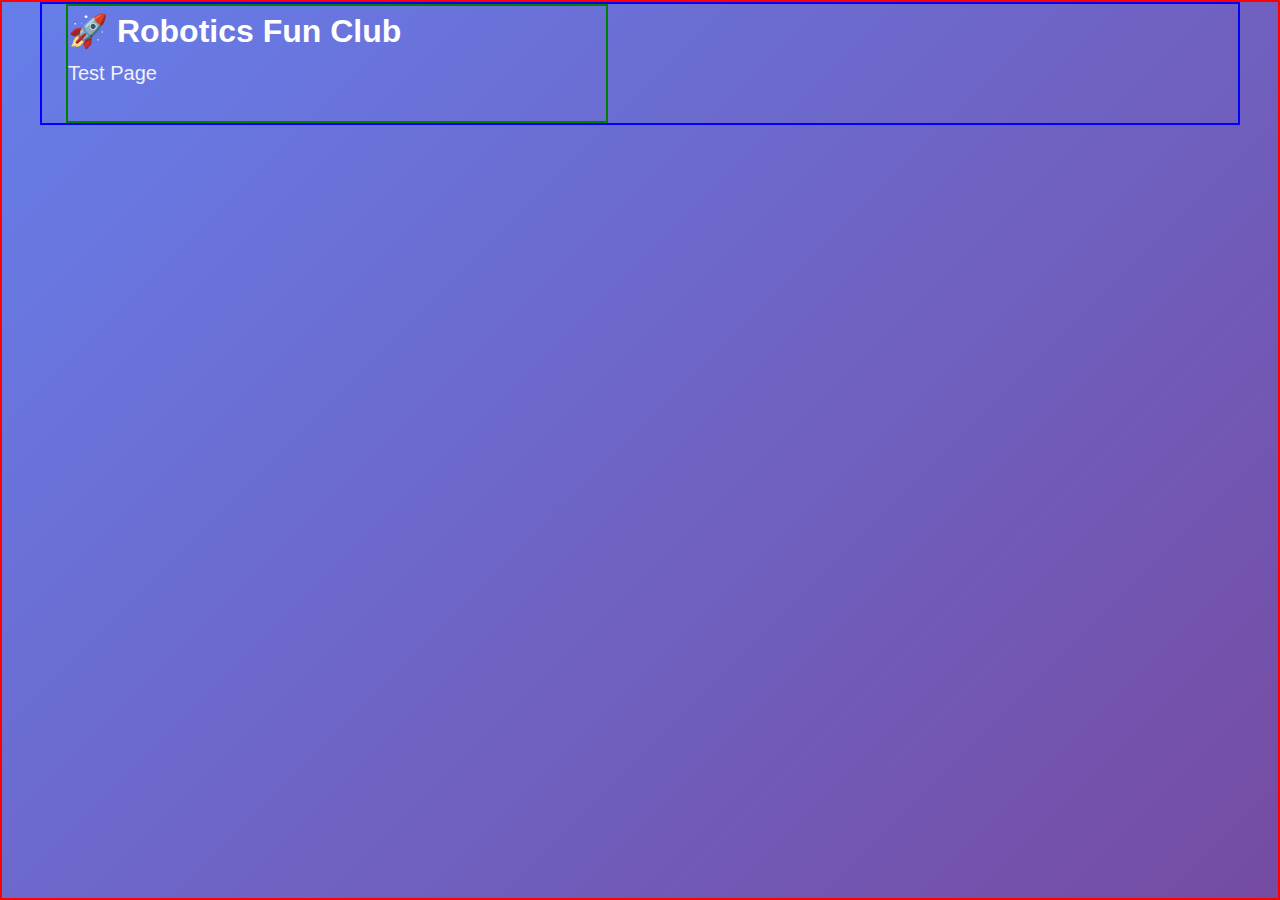
<file: test.html>
<!DOCTYPE html>
<html lang="en">
<head>
    <meta charset="UTF-8">
    <meta name="viewport" content="width=device-width, initial-scale=1.0">
    <title>CSS Test</title>
    <link rel="stylesheet" href="styles.css">
    <link rel="stylesheet" href="home.css">
    <style>
        /* Debug styles */
        body { border: 2px solid red; }
        .hero-container { border: 2px solid blue; }
        .hero-content { border: 2px solid green; }
    </style>
</head>
<body>
    <div class="hero-container">
        <div class="hero-content">
            <h1>🚀 Robotics Fun Club</h1>
            <p class="hero-subtitle">Test Page</p>
        </div>
    </div>
</body>
</html>
</file>
<file: styles.css>
/* Modern Robotics Fun Club Styles */

/* CSS Custom Properties */
:root {
    /* Colors */
    --primary: #6366f1;
    --primary-dark: #4f46e5;
    --primary-light: #818cf8;
    --secondary: #06b6d4;
    --secondary-dark: #0891b2;
    --accent: #f59e0b;
    --accent-dark: #d97706;
    --success: #10b981;
    --warning: #f59e0b;
    --error: #ef4444;
    
    /* Neutral Colors */
    --dark: #1e293b;
    --gray-900: #111827;
    --gray-800: #1f2937;
    --gray-700: #374151;
    --gray-600: #4b5563;
    --gray-500: #6b7280;
    --gray-400: #9ca3af;
    --gray-300: #d1d5db;
    --gray-200: #e5e7eb;
    --gray-100: #f3f4f6;
    --gray-50: #f9fafb;
    --white: #ffffff;
    
    /* Typography */
    --font-family: 'Inter', -apple-system, BlinkMacSystemFont, 'Segoe UI', Roboto, sans-serif;
    --font-size-xs: 0.75rem;
    --font-size-sm: 0.875rem;
    --font-size-base: 1rem;
    --font-size-lg: 1.125rem;
    --font-size-xl: 1.25rem;
    --font-size-2xl: 1.5rem;
    --font-size-3xl: 1.875rem;
    --font-size-4xl: 2.25rem;
    --font-size-5xl: 3rem;
    --font-size-6xl: 3.75rem;
    
    /* Spacing */
    --spacing-1: 0.25rem;
    --spacing-2: 0.5rem;
    --spacing-3: 0.75rem;
    --spacing-4: 1rem;
    --spacing-5: 1.25rem;
    --spacing-6: 1.5rem;
    --spacing-8: 2rem;
    --spacing-10: 2.5rem;
    --spacing-12: 3rem;
    --spacing-16: 4rem;
    --spacing-20: 5rem;
    --spacing-24: 6rem;
    
    /* Border Radius */
    --radius-sm: 0.25rem;
    --radius-md: 0.375rem;
    --radius-lg: 0.5rem;
    --radius-xl: 0.75rem;
    --radius-2xl: 1rem;
    --radius-3xl: 1.5rem;
    --radius-full: 9999px;
    
    /* Shadows */
    --shadow-sm: 0 1px 2px 0 rgba(0, 0, 0, 0.05);
    --shadow-md: 0 4px 6px -1px rgba(0, 0, 0, 0.1), 0 2px 4px -1px rgba(0, 0, 0, 0.06);
    --shadow-lg: 0 10px 15px -3px rgba(0, 0, 0, 0.1), 0 4px 6px -2px rgba(0, 0, 0, 0.05);
    --shadow-xl: 0 20px 25px -5px rgba(0, 0, 0, 0.1), 0 10px 10px -5px rgba(0, 0, 0, 0.04);
    --shadow-2xl: 0 25px 50px -12px rgba(0, 0, 0, 0.25);
    
    /* Transitions */
    --transition-fast: 150ms ease;
    --transition-normal: 300ms ease;
    --transition-slow: 500ms ease;
    
    /* Z-index */
    --z-dropdown: 1000;
    --z-sticky: 1020;
    --z-fixed: 1030;
    --z-modal: 1040;
    --z-popover: 1050;
    --z-tooltip: 1060;
}

/* Reset and Base Styles */
*,
*::before,
*::after {
    margin: 0;
    padding: 0;
    box-sizing: border-box;
}

html {
    font-size: 16px;
    scroll-behavior: smooth;
    -webkit-font-smoothing: antialiased;
    -moz-osx-font-smoothing: grayscale;
}

body {
    font-family: var(--font-family);
    line-height: 1.6;
    color: var(--dark);
    background: linear-gradient(135deg, #667eea 0%, #764ba2 100%);
    min-height: 100vh;
    overflow-x: hidden;
}

/* Accessibility */
.skip-link {
    position: absolute;
    top: -40px;
    left: 6px;
    background: var(--primary);
    color: var(--white);
    padding: var(--spacing-2);
    text-decoration: none;
    border-radius: var(--radius-sm);
    z-index: var(--z-tooltip);
    transition: top var(--transition-fast);
}

.skip-link:focus {
    top: 6px;
}

*:focus {
    outline: 2px solid var(--primary);
    outline-offset: 2px;
}

/* Animated Background */
.animated-bg {
    position: fixed;
    top: 0;
    left: 0;
    width: 100%;
    height: 100%;
    z-index: -1;
    overflow: hidden;
}

.floating-shapes {
    position: absolute;
    width: 100%;
    height: 100%;
}

.shape {
    position: absolute;
    opacity: 0.1;
    animation: float 20s infinite ease-in-out;
    will-change: transform;
}

.shape-1 {
    width: 80px;
    height: 80px;
    background: var(--secondary);
    border-radius: 50%;
    top: 10%;
    left: 10%;
    animation-delay: 0s;
}

.shape-2 {
    width: 120px;
    height: 120px;
    background: var(--accent);
    border-radius: 30% 70% 70% 30% / 30% 30% 70% 70%;
    top: 70%;
    left: 80%;
    animation-delay: 2s;
}

.shape-3 {
    width: 100px;
    height: 100px;
    background: var(--primary);
    transform: rotate(45deg);
    top: 40%;
    left: 50%;
    animation-delay: 4s;
}

.shape-4 {
    width: 60px;
    height: 60px;
    background: linear-gradient(45deg, var(--primary), var(--secondary));
    border-radius: 50%;
    top: 80%;
    left: 20%;
    animation-delay: 6s;
}

.shape-5 {
    width: 90px;
    height: 90px;
    background: var(--accent);
    clip-path: polygon(50% 0%, 100% 50%, 50% 100%, 0% 50%);
    top: 20%;
    left: 70%;
    animation-delay: 8s;
}

@keyframes float {
    0%, 100% { 
        transform: translateY(0px) rotate(0deg); 
    }
    50% { 
        transform: translateY(-20px) rotate(180deg); 
    }
}

.particles {
    position: absolute;
    width: 100%;
    height: 100%;
    overflow: hidden;
}

.particle {
    position: absolute;
    width: 4px;
    height: 4px;
    background: var(--white);
    border-radius: 50%;
    opacity: 0.6;
    animation: rise 20s linear infinite;
    will-change: transform;
}

@keyframes rise {
    0% {
        transform: translateY(100vh) scale(0);
        opacity: 0;
    }
    10% {
        opacity: 0.6;
    }
    90% {
        opacity: 0.6;
    }
    100% {
        transform: translateY(-100px) scale(1);
        opacity: 0;
    }
}

/* Header & Navigation */
.header {
    position: sticky;
    top: 0;
    z-index: var(--z-sticky);
    background: rgba(255, 255, 255, 0.95);
    backdrop-filter: blur(10px);
    -webkit-backdrop-filter: blur(10px);
    border-bottom: 1px solid rgba(255, 255, 255, 0.2);
    transition: all var(--transition-normal);
}

.navbar {
    padding: var(--spacing-4) 0;
}

.nav-container {
    max-width: 1200px;
    margin: 0 auto;
    padding: 0 var(--spacing-6);
    display: flex;
    justify-content: space-between;
    align-items: center;
}

.logo {
    display: flex;
    align-items: center;
    gap: var(--spacing-3);
    font-size: var(--font-size-xl);
    font-weight: 700;
    color: var(--primary);
    text-decoration: none;
    transition: color var(--transition-fast);
}

.logo:hover {
    color: var(--primary-dark);
}

.logo-icon {
    font-size: var(--font-size-2xl);
    animation: pulse 2s infinite;
}

@keyframes pulse {
    0%, 100% { transform: scale(1); }
    50% { transform: scale(1.05); }
}

.nav-menu {
    display: flex;
    list-style: none;
    gap: var(--spacing-8);
    margin: 0;
    padding: 0;
}

.nav-link {
    color: var(--gray-700);
    text-decoration: none;
    font-weight: 500;
    padding: var(--spacing-2) var(--spacing-4);
    border-radius: var(--radius-lg);
    transition: all var(--transition-fast);
    position: relative;
    overflow: hidden;
}

.nav-link::before {
    content: '';
    position: absolute;
    bottom: 0;
    left: 50%;
    width: 0;
    height: 2px;
    background: var(--primary);
    transition: all var(--transition-fast);
    transform: translateX(-50%);
}

.nav-link:hover::before {
    width: 100%;
}

.nav-link:hover {
    color: var(--primary);
    background: rgba(99, 102, 241, 0.1);
}

.nav-link.active {
    color: var(--primary);
    background: rgba(99, 102, 241, 0.1);
}

.nav-link.active::before {
    width: 100%;
}

.mobile-menu-toggle {
    display: none;
    background: none;
    border: none;
    cursor: pointer;
    padding: var(--spacing-2);
    border-radius: var(--radius-md);
    transition: background-color var(--transition-fast);
}

.mobile-menu-toggle:hover {
    background: rgba(99, 102, 241, 0.1);
}

.mobile-menu-toggle span {
    display: block;
    width: 24px;
    height: 2px;
    background: var(--gray-700);
    border-radius: 1px;
    transition: all var(--transition-fast);
    transform-origin: center;
}

.mobile-menu-toggle span:nth-child(1) {
    transform: translateY(0);
}

.mobile-menu-toggle span:nth-child(2) {
    opacity: 1;
    margin: 6px 0;
}

.mobile-menu-toggle span:nth-child(3) {
    transform: translateY(0);
}

.mobile-menu-toggle.active span:nth-child(1) {
    transform: translateY(8px) rotate(45deg);
}

.mobile-menu-toggle.active span:nth-child(2) {
    opacity: 0;
}

.mobile-menu-toggle.active span:nth-child(3) {
    transform: translateY(-8px) rotate(-45deg);
}

/* Main Content */
.main-content {
    min-height: calc(100vh - 80px);
}

/* Hero Section */
.hero-section {
    padding: var(--spacing-20) 0;
    position: relative;
}

.hero-container {
    max-width: 1200px;
    margin: 0 auto;
    padding: 0 var(--spacing-6);
    display: grid;
    grid-template-columns: 1fr 1fr;
    gap: var(--spacing-16);
    align-items: center;
}

.hero-content {
    color: var(--white);
}

.hero-badge {
    display: inline-flex;
    align-items: center;
    gap: var(--spacing-2);
    background: rgba(255, 255, 255, 0.1);
    backdrop-filter: blur(10px);
    border: 1px solid rgba(255, 255, 255, 0.2);
    border-radius: var(--radius-full);
    padding: var(--spacing-2) var(--spacing-4);
    margin-bottom: var(--spacing-6);
    font-size: var(--font-size-sm);
    font-weight: 500;
}

.badge-icon {
    font-size: var(--font-size-lg);
}

.hero-title {
    font-size: var(--font-size-5xl);
    font-weight: 800;
    line-height: 1.1;
    margin-bottom: var(--spacing-6);
    text-shadow: 0 4px 20px rgba(0, 0, 0, 0.3);
}

.highlight {
    background: linear-gradient(135deg, var(--accent), var(--secondary));
    -webkit-background-clip: text;
    -webkit-text-fill-color: transparent;
    background-clip: text;
}

.hero-subtitle {
    font-size: var(--font-size-xl);
    margin-bottom: var(--spacing-8);
    opacity: 0.9;
    line-height: 1.6;
}

.hero-actions {
    display: flex;
    gap: var(--spacing-4);
    margin-bottom: var(--spacing-12);
}

.btn {
    display: inline-flex;
    align-items: center;
    gap: var(--spacing-2);
    padding: var(--spacing-4) var(--spacing-8);
    border-radius: var(--radius-xl);
    font-weight: 600;
    font-size: var(--font-size-lg);
    text-decoration: none;
    transition: all var(--transition-normal);
    border: none;
    cursor: pointer;
    position: relative;
    overflow: hidden;
}

.btn-primary {
    background: linear-gradient(135deg, var(--primary), var(--primary-dark));
    color: var(--white);
    box-shadow: var(--shadow-lg);
}

.btn-primary:hover {
    transform: translateY(-2px);
    box-shadow: var(--shadow-xl);
}

.btn-secondary {
    background: rgba(255, 255, 255, 0.1);
    color: var(--white);
    border: 2px solid rgba(255, 255, 255, 0.3);
    backdrop-filter: blur(10px);
}

.btn-secondary:hover {
    background: rgba(255, 255, 255, 0.2);
    transform: translateY(-2px);
}

.btn-outline {
    background: transparent;
    color: var(--white);
    border: 2px solid rgba(255, 255, 255, 0.3);
    backdrop-filter: blur(10px);
}

.btn-outline:hover {
    background: rgba(255, 255, 255, 0.1);
    transform: translateY(-2px);
}

.btn-icon {
    font-size: var(--font-size-lg);
}

.hero-stats {
    display: flex;
    gap: var(--spacing-8);
}

.stat {
    text-align: center;
}

.stat-number {
    display: block;
    font-size: var(--font-size-3xl);
    font-weight: 800;
    color: var(--accent);
    margin-bottom: var(--spacing-1);
}

.stat-label {
    font-size: var(--font-size-sm);
    opacity: 0.8;
    font-weight: 500;
}

/* Robot Showcase */
.robot-showcase {
    display: flex;
    justify-content: center;
    align-items: center;
    position: relative;
}

.robot-container {
    position: relative;
    display: flex;
    justify-content: center;
    align-items: center;
}

.robot {
    width: 300px;
    height: 400px;
    position: relative;
    cursor: pointer;
    transition: transform var(--transition-normal);
    animation: robotFloat 3s ease-in-out infinite;
}

.robot:hover {
    transform: scale(1.05);
}

@keyframes robotFloat {
    0%, 100% { 
        transform: translateY(0); 
    }
    50% { 
        transform: translateY(-20px); 
    }
}

/* Robot Head */
.robot-head {
    width: 120px;
    height: 120px;
    background: linear-gradient(135deg, #ff6b6b, #4ecdc4);
    margin: 0 auto;
    border-radius: var(--radius-2xl);
    position: relative;
    box-shadow: var(--shadow-xl);
    transition: transform var(--transition-fast);
}

.robot:hover .robot-head {
    transform: rotate(5deg);
}

.antenna {
    position: absolute;
    top: -30px;
    left: 50%;
    transform: translateX(-50%);
}

.antenna-base {
    width: 6px;
    height: 25px;
    background: var(--gray-800);
    margin: 0 auto;
    border-radius: var(--radius-sm);
}

.antenna-tip {
    width: 16px;
    height: 16px;
    background: var(--accent);
    border-radius: 50%;
    margin: 0 auto;
    margin-top: -8px;
    box-shadow: 0 0 20px rgba(245, 158, 11, 0.6);
    animation: antennaBlink 2s infinite;
}

@keyframes antennaBlink {
    0%, 100% { 
        opacity: 1; 
        transform: scale(1);
    }
    50% { 
        opacity: 0.3; 
        transform: scale(0.8);
    }
}

.eyes {
    display: flex;
    justify-content: space-around;
    padding: 35px 25px 0;
}

.eye {
    width: 30px;
    height: 30px;
    background: var(--white);
    border-radius: 50%;
    position: relative;
    overflow: hidden;
    box-shadow: inset 0 2px 4px rgba(0, 0, 0, 0.1);
}

.pupil {
    width: 15px;
    height: 15px;
    background: var(--gray-800);
    border-radius: 50%;
    position: absolute;
    top: 7.5px;
    left: 7.5px;
    animation: eyeMove 3s infinite;
    transition: all var(--transition-fast);
}

.highlight {
    width: 8px;
    height: 8px;
    background: rgba(255, 255, 255, 0.8);
    border-radius: 50%;
    position: absolute;
    top: 5px;
    left: 5px;
}

@keyframes eyeMove {
    0%, 100% { 
        transform: translate(0, 0); 
    }
    25% { 
        transform: translate(-5px, 0); 
    }
    75% { 
        transform: translate(5px, 0); 
    }
}

.robot:hover .pupil {
    animation: eyeSpin 0.5s ease-in-out;
}

@keyframes eyeSpin {
    0% { transform: rotate(0deg); }
    100% { transform: rotate(360deg); }
}

.mouth {
    width: 50px;
    height: 10px;
    margin: 15px auto 0;
    position: relative;
}

.mouth-line {
    width: 100%;
    height: 100%;
    background: rgba(255, 255, 255, 0.8);
    border-radius: 0 0 25px 25px;
    transition: all var(--transition-fast);
}

.robot:hover .mouth-line {
    transform: scaleX(1.2);
}

/* Robot Body */
.robot-body {
    width: 140px;
    height: 120px;
    background: linear-gradient(135deg, #667eea, #764ba2);
    margin: 10px auto 0;
    border-radius: var(--radius-2xl);
    position: relative;
    box-shadow: var(--shadow-xl);
    transition: transform var(--transition-fast);
}

.robot:hover .robot-body {
    transform: scale(1.02);
}

.chest-panel {
    position: relative;
    height: 100%;
    display: flex;
    flex-direction: column;
    justify-content: center;
    align-items: center;
}

.chest-light {
    width: 30px;
    height: 30px;
    background: var(--accent);
    border-radius: 50%;
    margin-bottom: 10px;
    box-shadow: 0 0 30px rgba(245, 158, 11, 0.6);
    animation: chestGlow 2s infinite;
}

@keyframes chestGlow {
    0%, 100% { 
        opacity: 0.8; 
        transform: scale(1);
    }
    50% { 
        opacity: 1; 
        transform: scale(1.1);
    }
}

.robot:hover .chest-light {
    animation: chestGlow 0.5s infinite;
}

.chest-details {
    display: flex;
    flex-direction: column;
    gap: 4px;
}

.detail-line {
    width: 40px;
    height: 2px;
    background: rgba(255, 255, 255, 0.3);
    border-radius: var(--radius-sm);
}

.arms {
    position: absolute;
    top: 20px;
    left: 0;
    right: 0;
    display: flex;
    justify-content: space-between;
}

.arm {
    width: 12px;
    height: 60px;
    background: linear-gradient(135deg, #667eea, #764ba2);
    border-radius: var(--radius-md);
    box-shadow: var(--shadow-md);
    position: relative;
}

.arm.left {
    transform-origin: top center;
    animation: leftArmWave 2s ease-in-out infinite;
}

.arm.right {
    transform-origin: top center;
    animation: rightArmWave 2s ease-in-out infinite;
}

@keyframes leftArmWave {
    0%, 100% { transform: rotate(0deg); }
    50% { transform: rotate(-20deg); }
}

@keyframes rightArmWave {
    0%, 100% { transform: rotate(0deg); }
    50% { transform: rotate(20deg); }
}

.robot:hover .arm.left {
    animation: leftArmWaveFast 0.3s ease-in-out infinite;
}

.robot:hover .arm.right {
    animation: rightArmWaveFast 0.3s ease-in-out infinite;
}

@keyframes leftArmWaveFast {
    0%, 100% { transform: rotate(0deg); }
    50% { transform: rotate(-30deg); }
}

@keyframes rightArmWaveFast {
    0%, 100% { transform: rotate(0deg); }
    50% { transform: rotate(30deg); }
}

.arm-joint {
    width: 16px;
    height: 16px;
    background: var(--gray-600);
    border-radius: 50%;
    position: absolute;
    bottom: -8px;
    left: -2px;
}

.arm-hand {
    width: 20px;
    height: 20px;
    background: var(--gray-400);
    border-radius: 50%;
    position: absolute;
    bottom: -10px;
    left: -4px;
}

/* Robot Legs */
.robot-legs {
    width: 120px;
    height: 80px;
    margin: 10px auto 0;
    display: flex;
    justify-content: space-between;
    gap: 20px;
}

.leg {
    width: 40px;
    height: 100%;
    background: linear-gradient(135deg, #667eea, #764ba2);
    border-radius: var(--radius-md);
    box-shadow: var(--shadow-md);
    position: relative;
    transition: transform var(--transition-fast);
}

.robot:hover .leg {
    transform: scaleY(1.1);
}

.leg-joint {
    width: 20px;
    height: 20px;
    background: var(--gray-600);
    border-radius: 50%;
    position: absolute;
    top: -10px;
    left: 10px;
}

.leg-foot {
    width: 50px;
    height: 15px;
    background: var(--gray-400);
    border-radius: var(--radius-md);
    position: absolute;
    bottom: -7.5px;
    left: -5px;
}

/* Floating Elements */
.floating-elements {
    position: absolute;
    width: 100%;
    height: 100%;
    pointer-events: none;
}

.element {
    position: absolute;
    font-size: var(--font-size-2xl);
    animation: elementFloat 4s ease-in-out infinite;
    opacity: 0.7;
}

.element-1 {
    top: 20%;
    left: 10%;
    animation-delay: 0s;
}

.element-2 {
    top: 60%;
    right: 15%;
    animation-delay: 1s;
}

.element-3 {
    bottom: 30%;
    left: 20%;
    animation-delay: 2s;
}

@keyframes elementFloat {
    0%, 100% { 
        transform: translateY(0) rotate(0deg); 
    }
    50% { 
        transform: translateY(-15px) rotate(180deg); 
    }
}

/* Features Section */
.features-section {
    padding: var(--spacing-20) 0;
    background: rgba(255, 255, 255, 0.05);
    backdrop-filter: blur(10px);
}

.container {
    max-width: 1200px;
    margin: 0 auto;
    padding: 0 var(--spacing-6);
}

.section-header {
    text-align: center;
    margin-bottom: var(--spacing-16);
}

.section-title {
    font-size: var(--font-size-4xl);
    font-weight: 700;
    color: var(--white);
    margin-bottom: var(--spacing-4);
    text-shadow: 0 4px 20px rgba(0, 0, 0, 0.3);
}

.section-subtitle {
    font-size: var(--font-size-xl);
    color: var(--white);
    opacity: 0.8;
}

.features-grid {
    display: grid;
    grid-template-columns: repeat(auto-fit, minmax(280px, 1fr));
    gap: var(--spacing-8);
}

.feature-card {
    background: rgba(255, 255, 255, 0.1);
    backdrop-filter: blur(10px);
    border: 1px solid rgba(255, 255, 255, 0.2);
    border-radius: var(--radius-2xl);
    padding: var(--spacing-8);
    text-align: center;
    transition: all var(--transition-normal);
}

.feature-card:hover {
    transform: translateY(-5px);
    box-shadow: var(--shadow-xl);
    background: rgba(255, 255, 255, 0.15);
}

.feature-icon {
    font-size: var(--font-size-4xl);
    margin-bottom: var(--spacing-4);
    display: block;
}

.feature-title {
    font-size: var(--font-size-xl);
    font-weight: 600;
    color: var(--white);
    margin-bottom: var(--spacing-4);
}

.feature-description {
    color: var(--white);
    opacity: 0.8;
    line-height: 1.6;
}

/* Event Section */
.event-section {
    padding: var(--spacing-20) 0;
}

.event-card {
    background: rgba(255, 255, 255, 0.1);
    backdrop-filter: blur(10px);
    border: 1px solid rgba(255, 255, 255, 0.2);
    border-radius: var(--radius-3xl);
    padding: var(--spacing-8);
    position: relative;
    overflow: hidden;
}

.event-card::before {
    content: '';
    position: absolute;
    top: 0;
    left: -100%;
    width: 100%;
    height: 100%;
    background: linear-gradient(90deg, transparent, rgba(255, 255, 255, 0.1), transparent);
    animation: shimmer 3s infinite;
}

@keyframes shimmer {
    0% { left: -100%; }
    100% { left: 100%; }
}

.event-badge {
    display: inline-flex;
    align-items: center;
    gap: var(--spacing-2);
    background: linear-gradient(135deg, var(--success), var(--accent));
    color: var(--white);
    padding: var(--spacing-2) var(--spacing-4);
    border-radius: var(--radius-full);
    font-size: var(--font-size-sm);
    font-weight: 600;
    margin-bottom: var(--spacing-6);
    box-shadow: var(--shadow-md);
    animation: bounce 2s infinite;
}

@keyframes bounce {
    0%, 20%, 53%, 80%, 100% {
        transform: translate3d(0, 0, 0);
    }
    40%, 43% {
        transform: translate3d(0, -10px, 0);
    }
    70% {
        transform: translate3d(0, -5px, 0);
    }
    90% {
        transform: translate3d(0, -2px, 0);
    }
}

.event-content {
    position: relative;
    z-index: 1;
}

.event-title {
    font-size: var(--font-size-2xl);
    font-weight: 700;
    color: var(--white);
    margin-bottom: var(--spacing-4);
}

.event-description {
    color: var(--white);
    opacity: 0.8;
    line-height: 1.6;
    margin-bottom: var(--spacing-6);
}

.event-details {
    display: flex;
    gap: var(--spacing-6);
    margin-bottom: var(--spacing-6);
}

.event-detail {
    display: flex;
    align-items: center;
    gap: var(--spacing-2);
    color: var(--white);
    opacity: 0.8;
}

.detail-icon {
    font-size: var(--font-size-lg);
}

/* Footer */
.footer {
    background: rgba(0, 0, 0, 0.2);
    backdrop-filter: blur(10px);
    border-top: 1px solid rgba(255, 255, 255, 0.2);
    padding: var(--spacing-16) 0 var(--spacing-8);
}

.footer-content {
    display: grid;
    grid-template-columns: repeat(auto-fit, minmax(250px, 1fr));
    gap: var(--spacing-12);
    margin-bottom: var(--spacing-8);
}

.footer-section {
    color: var(--white);
}

.footer-logo {
    display: flex;
    align-items: center;
    gap: var(--spacing-3);
    font-size: var(--font-size-xl);
    font-weight: 700;
    margin-bottom: var(--spacing-4);
}

.footer-description {
    opacity: 0.8;
    line-height: 1.6;
}

.footer-title {
    font-size: var(--font-size-lg);
    font-weight: 600;
    margin-bottom: var(--spacing-4);
}

.footer-links {
    list-style: none;
}

.footer-links li {
    margin-bottom: var(--spacing-2);
}

.footer-links a {
    color: var(--white);
    text-decoration: none;
    opacity: 0.8;
    transition: opacity var(--transition-fast);
}

.footer-links a:hover {
    opacity: 1;
}

.footer-bottom {
    text-align: center;
    color: var(--white);
    opacity: 0.6;
    padding-top: var(--spacing-8);
    border-top: 1px solid rgba(255, 255, 255, 0.1);
}

/* Responsive Design */
@media (max-width: 1024px) {
    .hero-container {
        grid-template-columns: 1fr;
        gap: var(--spacing-12);
        text-align: center;
    }
    
    .robot {
        width: 250px;
        height: 350px;
    }
    
    .hero-actions {
        justify-content: center;
    }
    
    .hero-stats {
        justify-content: center;
    }
}

@media (max-width: 768px) {
    .mobile-menu-toggle {
        display: block;
    }
    
    .nav-menu {
        position: fixed;
        top: 80px;
        left: 0;
        width: 100%;
        background: rgba(255, 255, 255, 0.95);
        backdrop-filter: blur(10px);
        flex-direction: column;
        padding: var(--spacing-6);
        gap: var(--spacing-4);
        transform: translateY(-100%);
        opacity: 0;
        visibility: hidden;
        transition: all var(--transition-normal);
        border-bottom: 1px solid rgba(255, 255, 255, 0.2);
    }
    
    .nav-menu.active {
        transform: translateY(0);
        opacity: 1;
        visibility: visible;
    }
    
    .nav-link {
        display: block;
        padding: var(--spacing-4);
        text-align: center;
        border-radius: var(--radius-md);
    }
    
    .hero-title {
        font-size: var(--font-size-4xl);
    }
    
    .hero-subtitle {
        font-size: var(--font-size-lg);
    }
    
    .hero-actions {
        flex-direction: column;
        align-items: center;
    }
    
    .btn {
        width: 100%;
        max-width: 300px;
        justify-content: center;
    }
    
    .hero-stats {
        flex-direction: column;
        gap: var(--spacing-4);
    }
    
    .robot {
        width: 200px;
        height: 280px;
    }
    
    .features-grid {
        grid-template-columns: 1fr;
    }
    
    .event-details {
        flex-direction: column;
        gap: var(--spacing-4);
    }
}

@media (max-width: 480px) {
    .nav-container {
        padding: 0 var(--spacing-4);
    }
    
    .hero-container {
        padding: 0 var(--spacing-4);
    }
    
    .hero-title {
        font-size: var(--font-size-3xl);
    }
    
    .robot {
        width: 180px;
        height: 250px;
    }
    
    .container {
        padding: 0 var(--spacing-4);
    }
}

/* Reduced motion for accessibility */
@media (prefers-reduced-motion: reduce) {
    *,
    *::before,
    *::after {
        animation-duration: 0.01ms !important;
        animation-iteration-count: 1 !important;
        transition-duration: 0.01ms !important;
    }
    
    .animated-bg {
        display: none;
    }
    
    .robot {
        animation: none;
    }
    
    .robot:hover {
        transform: none;
    }
}

/* High contrast mode support */
@media (prefers-contrast: high) {
    :root {
        --primary: #000080;
        --secondary: #0066cc;
        --accent: #cc6600;
        --dark: #000000;
        --gray-900: #000000;
        --gray-800: #000000;
        --gray-700: #333333;
        --gray-600: #333333;
        --gray-500: #333333;
        --gray-400: #666666;
        --gray-300: #999999;
        --gray-200: #cccccc;
        --gray-100: #ffffff;
        --gray-50: #ffffff;
        --white: #ffffff;
    }
}

/* Print styles */
@media print {
    .animated-bg,
    .mobile-menu-toggle,
    .btn::before {
        display: none;
    }
    
    body {
        background: white;
        color: black;
    }
    
    .nav-menu {
        display: flex;
        position: static;
        opacity: 1;
        visibility: visible;
        transform: none;
    }
}
</file>
<file: about.css>

</file>
<file: style.css>

</file>
<file: projects.css>
/* PROJECTS PAGE SPECIFIC STYLES */

.projects-intro {
    text-align: center;
    color: white;
    font-size: 1.2rem;
    margin-bottom: 40px;
    opacity: 0.9;
}

/* Project Filters */
.project-filters {
    display: flex;
    justify-content: center;
    gap: 15px;
    margin-bottom: 40px;
    flex-wrap: wrap;
}

.filter-btn {
    background: rgba(255, 255, 255, 0.9);
    border: 2px solid transparent;
    border-radius: 25px;
    padding: 12px 25px;
    font-family: 'Fredoka', sans-serif;
    font-weight: 600;
    font-size: 1rem;
    cursor: pointer;
    transition: all 0.3s ease;
    color: #666;
}

.filter-btn.active,
.filter-btn:hover {
    background: #6c5ce7;
    color: white;
    transform: translateY(-3px);
    box-shadow: 0 8px 20px rgba(108, 92, 231, 0.3);
}

/* Progress Section */
.progress-section {
    background: rgba(255, 255, 255, 0.95);
    border-radius: 20px;
    padding: 30px;
    margin-bottom: 40px;
    text-align: center;
    box-shadow: 0 15px 35px rgba(0, 0, 0, 0.1);
    backdrop-filter: blur(10px);
}

.progress-section h3 {
    color: #6c5ce7;
    margin-bottom: 20px;
    font-size: 1.5rem;
}

.progress-bar {
    background: #e9ecef;
    height: 20px;
    border-radius: 10px;
    overflow: hidden;
    margin-bottom: 15px;
    box-shadow: inset 0 3px 6px rgba(0, 0, 0, 0.1);
}

.progress-fill {
    background: linear-gradient(45deg, #ff6b6b, #4ecdc4);
    height: 100%;
    width: 0%;
    transition: width 1s ease-in-out;
    border-radius: 10px;
    position: relative;
}

.progress-fill::after {
    content: '';
    position: absolute;
    top: 0;
    left: 0;
    right: 0;
    bottom: 0;
    background: linear-gradient(45deg, transparent 30%, rgba(255, 255, 255, 0.3) 50%, transparent 70%);
    animation: shimmer 2s infinite;
}

.progress-text {
    color: #666;
    font-weight: 500;
    margin: 0;
}

/* Project Cards */
.projects-grid {
    display: grid;
    grid-template-columns: repeat(auto-fit, minmax(350px, 1fr));
    gap: 30px;
    margin-top: 50px;
}

.project-card {
    background: rgba(255, 255, 255, 0.95);
    border-radius: 20px;
    padding: 25px;
    box-shadow: 0 15px 35px rgba(0, 0, 0, 0.1);
    transition: all 0.3s ease;
    backdrop-filter: blur(10px);
    border: 1px solid rgba(255, 255, 255, 0.2);
    position: relative;
}

.project-card:hover {
    transform: translateY(-10px);
    box-shadow: 0 25px 50px rgba(0, 0, 0, 0.15);
}

.interactive-card {
    position: relative;
    overflow: visible;
}

.project-status {
    position: absolute;
    top: -10px;
    right: -10px;
    background: rgba(255, 255, 255, 0.95);
    border-radius: 50%;
    width: 40px;
    height: 40px;
    display: flex;
    align-items: center;
    justify-content: center;
    font-size: 1.5rem;
    z-index: 10;
    box-shadow: 0 4px 15px rgba(0, 0, 0, 0.1);
    border: 2px solid #6c5ce7;
}

.project-card.completed .project-status {
    background: #28a745;
    color: white;
    border-color: #28a745;
}

.project-header {
    display: flex;
    align-items: flex-start;
    gap: 15px;
    margin-bottom: 15px;
}

.project-emoji {
    font-size: 3rem;
    flex-shrink: 0;
}

.project-meta {
    flex-grow: 1;
}

.project
</file>
<file: home.css>

</file>
